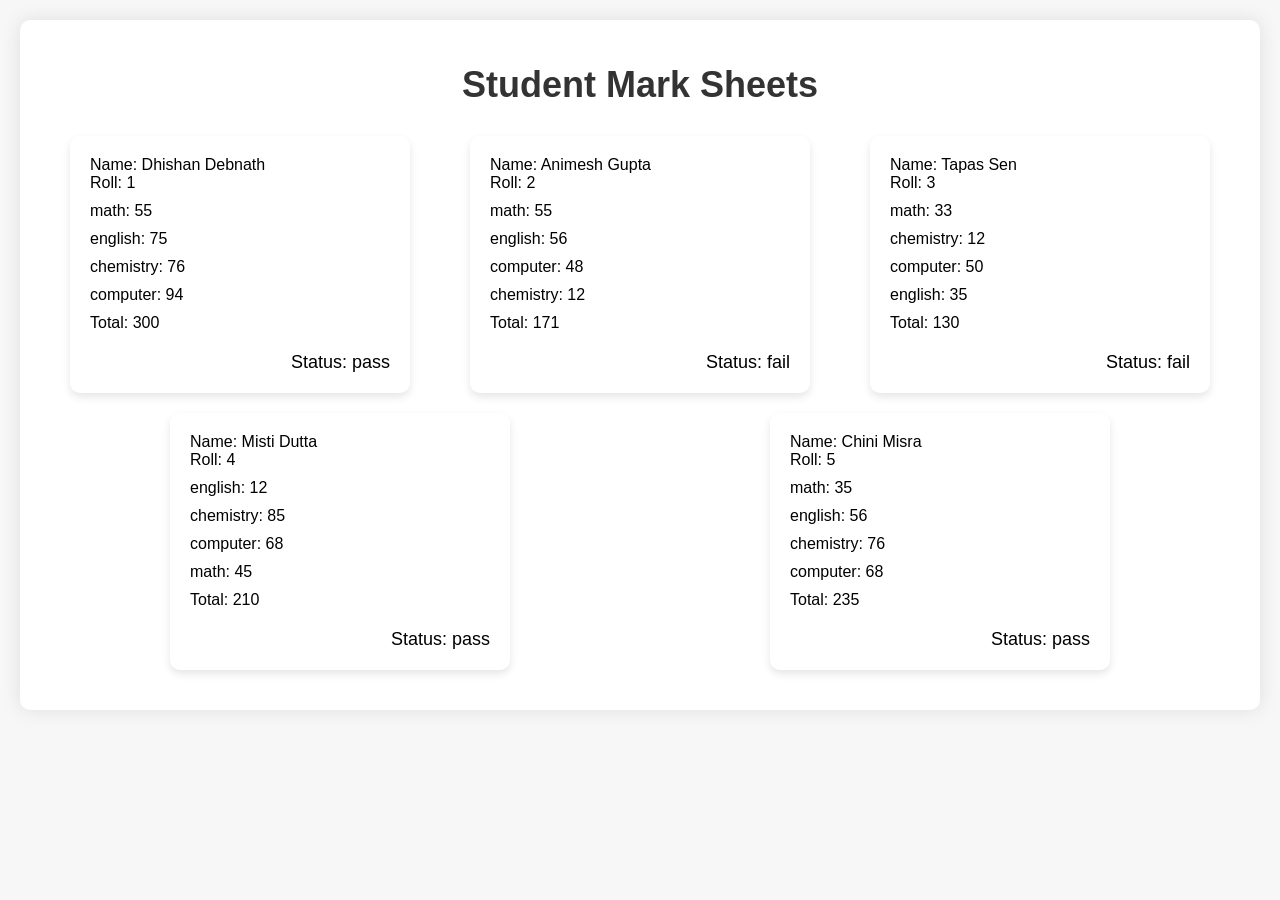
<file: index.html>
<html>
<html lang="en">
<head>
      <title>Student Mark Sheets</title>
    <link rel="stylesheet" href="style.css">
</head>
<body>
    <div class="container">
        <h1>Student Mark Sheets</h1>
        <div id="markSheets" class="mark-sheets"></div>
    </div>

    <script src="script.js"></script>
</body>
</html>
</file>
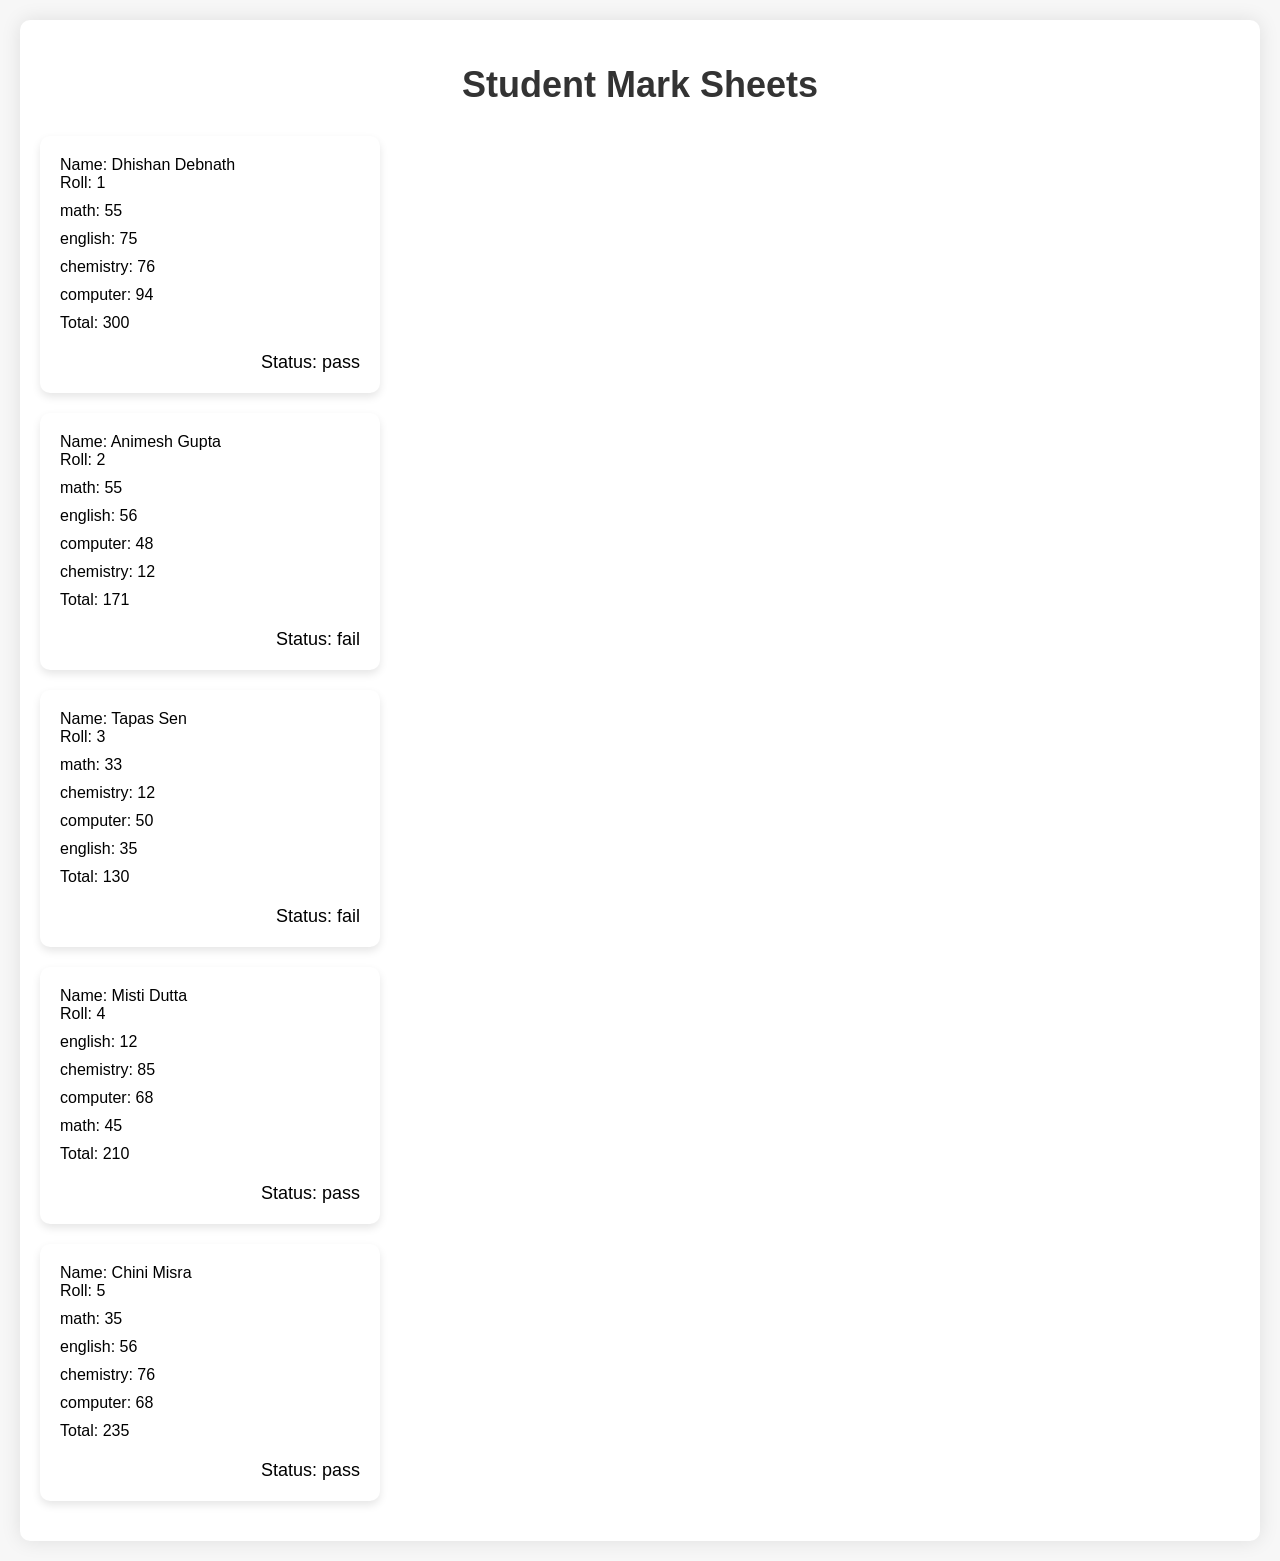
<file: Marksheet.html>
<html>
<html lang="en">
<head>
    <meta charset="UTF-8">
    <meta name="viewport" content="width=device-width, initial-scale=1.0">
    <title>Student Mark Sheets</title>
    <link rel="stylesheet" href="./style.css">
</head>
<body>
    <div class="container">
        <h1>Student Mark Sheets</h1>
        <div id="markSheets"></div>
    </div>

    <script src="./script.js"></script>
</body>
</html>
</file>
<file: style.css>
body {
    font-family: 'Segoe UI', Tahoma, Geneva, Verdana, sans-serif;
    margin: 0;
    padding: 0;
    background-color: #f7f7f7;
}

.container {
    max-width: 1200px;
    margin: 20px auto;
    padding: 20px;
    background-color: #fff;
    border-radius: 10px;
    box-shadow: 0 0 20px rgba(0, 0, 0, 0.1);
}

h1 {
    text-align: center;
    color: #333;
    font-size: 36px;
    margin-bottom: 30px;
}

.mark-sheets {
    display: flex;
    flex-wrap: wrap;
    justify-content: space-around;
}

.mark-sheet {
    width: 300px;
    background-color: #fff;
    border-radius: 10px;
    box-shadow: 0 4px 8px rgba(0, 0, 0, 0.1);
    margin-bottom: 20px;
    padding: 20px;
}

.mark-sheet-header {
    background-color: #007bff;
    color: #fff;
    border-top-left-radius: 10px;
    border-top-right-radius: 10px;
    padding: 10px;
}

.student-name {
    font-size: 24px;
    margin: 0;
}

.student-roll {
    font-size: 16px;
    margin: 0;
}

.subject {
    margin: 10px 0;
}

.subject-name {
    font-weight: bold;
}

.subject-mark {
    font-weight: bold;
}

.status {
    text-align: right;
    font-size: 18px;
    margin-top: 20px;
}
</file>
